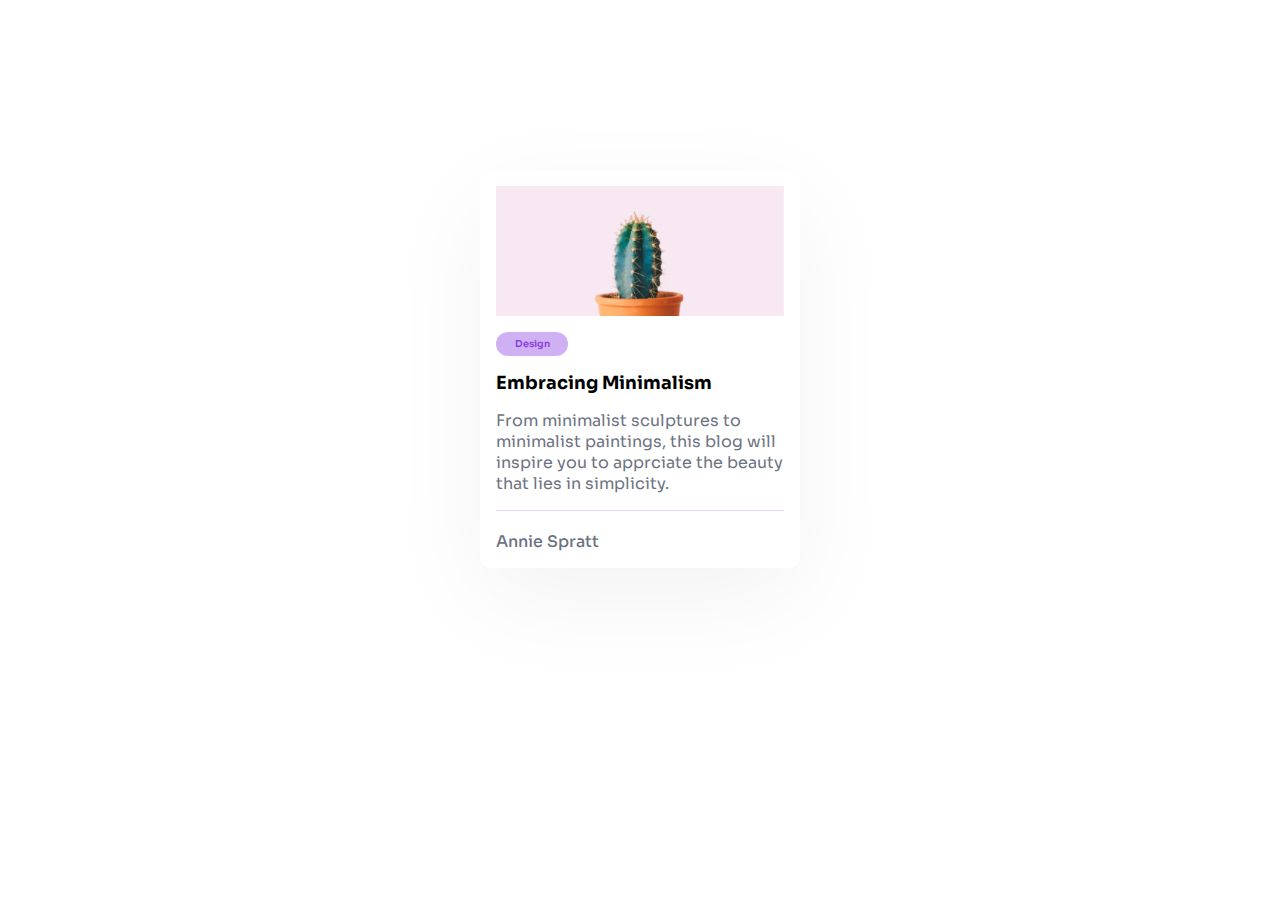
<file: 01_BlogCard/index.html>
<!DOCTYPE html>
<html lang="en">
  <head>
    <meta charset="UTF-8" />
    <meta name="viewport" content="width=device-width, initial-scale=1.0" />
    <title>Minimal Blog Card</title>
    <link rel="stylesheet" href="style.css" />
  </head>
  <body>
    <div id="card">
      <img src="./cactus_img.jpg" alt="cactus_img" />
      <span class="tag">Design</span>
      <h3 class="title">Embracing Minimalism</h3>
      <p class="des">
        From minimalist sculptures to minimalist paintings, this blog will
        inspire you to apprciate the beauty that lies in simplicity.
      </p>

      <p class="author-name">Annie Spratt</p>
    </div>
  </body>
</html>
</file>
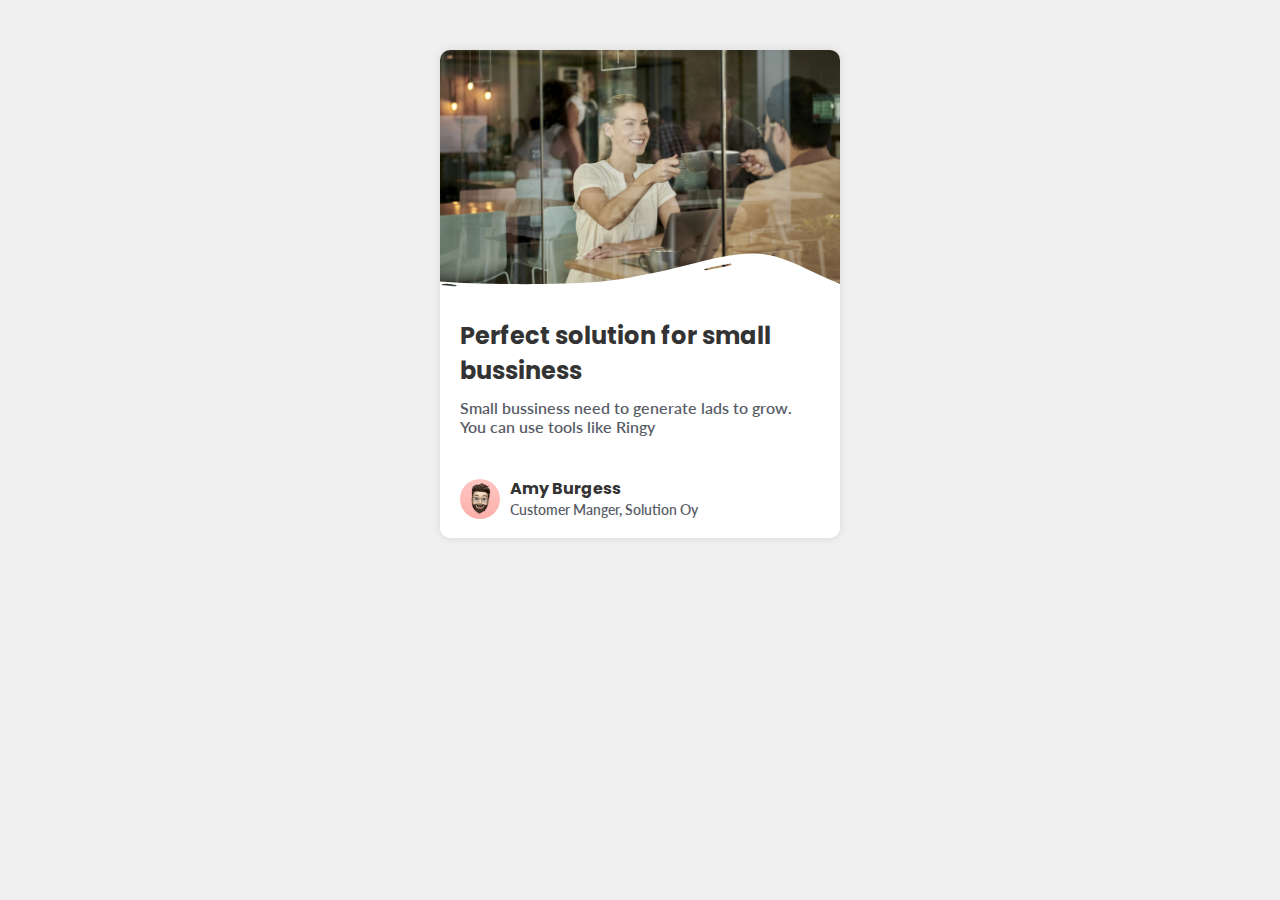
<file: 02_responsive-business-blog-card/index.html>
<!DOCTYPE html>
<html lang="en">
  <head>
    <meta charset="UTF-8" />
    <meta name="viewport" content="width=device-width, initial-scale=1.0" />
    <title>Document</title>
    <link rel="stylesheet" href="style.css" />
  </head>
  <body>
    <div id="card">
      <div class="hero">
        <img
          src="./assets/hero-image-business-card.png"
          alt="hero-image-business-card"
        />
        <img id="wave" src="./assets/white-overlay.svg" />
      </div>

      <h3 class="title">Perfect solution for small bussiness</h3>
      <p class="des">
        Small bussiness need to generate lads to grow. You can use tools like
        Ringy
      </p>

      <div class="author">
        <img
          src="./assets/avatar-image-business-card.png"
          alt="avatar-author"
        />
        <div class="author-text">
          <p class="author-name">Amy Burgess</p>
          <p class="author-role">Customer Manger, Solution Oy</p>
        </div>
      </div>
    </div>
  </body>
</html>
</file>
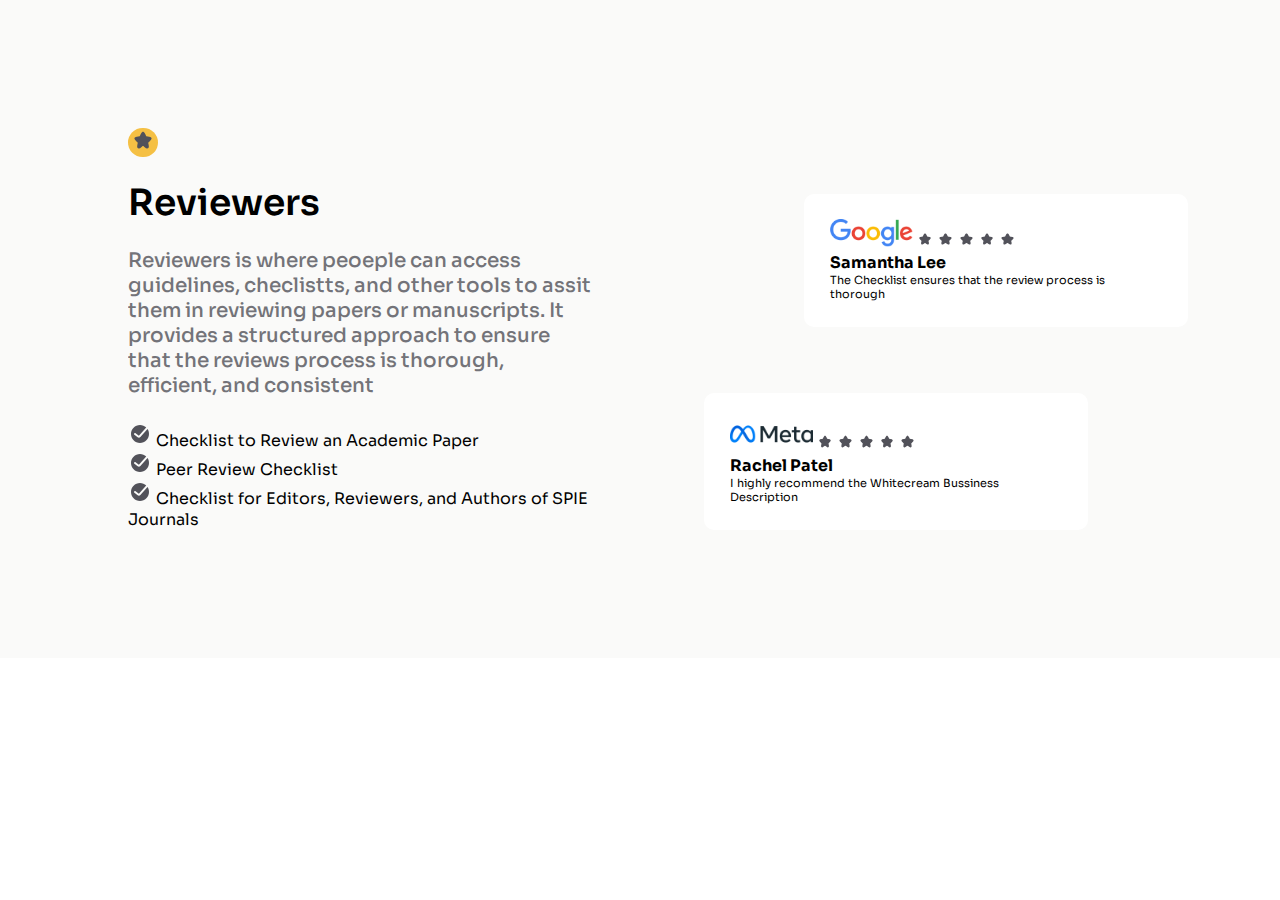
<file: 03_Testimonial-Page/index.html>
<!DOCTYPE html>
<html lang="en">
  <head>
    <meta charset="UTF-8" />
    <meta name="viewport" content="width=device-width, initial-scale=1.0" />
    <title>Testimonial Page</title>
    <link rel="stylesheet" href="styles.css" />
  </head>
  <body>
    <div class="container">
      <div class="left-side">
        <div class="logo">
          <img src="assets/Star_fill.svg" alt="logo" />
        </div>
        <h2>Reviewers</h2>
        <p>
          Reviewers is where peoeple can access guidelines, checlistts, and
          other tools to assit them in reviewing papers or manuscripts. It
          provides a structured approach to ensure that the reviews process is
          thorough, efficient, and consistent
        </p>
        <ul>
          <li>
            <img src="./assets/Done_ring_round_fill.svg" />
            <span>Checklist to Review an Academic Paper</span>
          </li>
          <li>
            <img src="./assets/Done_ring_round_fill.svg" />
            Peer Review Checklist
          </li>
          <li>
            <img src="./assets/Done_ring_round_fill.svg" />
            Checklist for Editors, Reviewers, and Authors of SPIE Journals
          </li>
        </ul>
      </div>

      <!-- Right side testimonial -->
      <div class="right-side">
        <div class="card one">
          <img src="./assets/google-testimonial.png" />
          <span class="stars">
            <img src="assets/Star_fill.svg" />
            <img src="assets/Star_fill.svg" />
            <img src="assets/Star_fill.svg" />
            <img src="assets/Star_fill.svg" />
            <img src="assets/Star_fill.svg" />
          </span>
          <h4 class="name">Samantha Lee</h4>
          <p>The Checklist ensures that the review process is thorough</p>
        </div>
        <div class="card two">
          <img src="./assets/meta-testimonial.png" />
          <span class="stars">
            <img src="assets/Star_fill.svg" />
            <img src="assets/Star_fill.svg" />
            <img src="assets/Star_fill.svg" />
            <img src="assets/Star_fill.svg" />
            <img src="assets/Star_fill.svg" />
          </span>
          <h4 class="name">Rachel Patel</h4>
          <p>I highly recommend the Whitecream Bussiness Description</p>
        </div>
      </div>
    </div>
  </body>
</html>
</file>
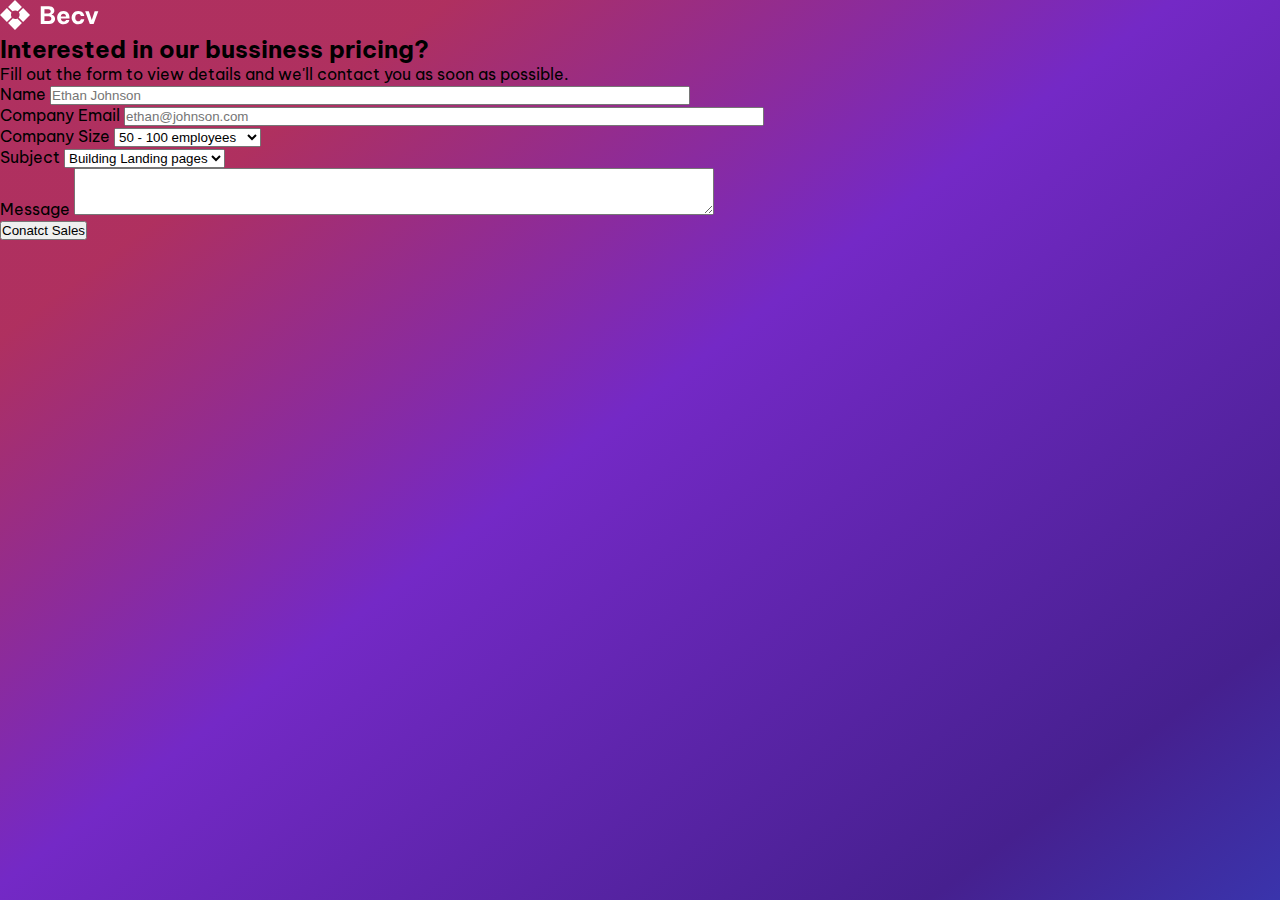
<file: 04_Contact_Page/index.html>
<!DOCTYPE html>
<html lang="en">
  <head>
    <meta charset="utf-8" />
    <meta name="viewport" content="width=device-width, initial-scale=1" />
    <title>Contact Page</title>
    <link
      href="https://cdn.jsdelivr.net/npm/bootstrap@5.3.2/dist/css/bootstrap.min.css"
      rel="stylesheet"
      integrity="sha384-T3c6CoIi6uLrA9TneNEoa7RxnatzjcDSCmG1MXxSR1GAsXEV/Dwwykc2MPK8M2HN"
      crossorigin="anonymous"
    />
    <link rel="stylesheet" href="style.css" />
  </head>
  <body>
    <div class="conatiner">
      <div class="top-logo">
        <img src="./contact-form-icon.svg" alt="logo" />
      </div>

      <div class="page-content">
        <h2>Interested in our bussiness pricing?</h2>
        <p>
          Fill out the form to view details and we'll contact you as soon as
          possible.
        </p>
      </div>

      <form>
        <div class="mb-3">
          <label for="name" class="form-label">Name</label>
          <input
            type="text"
            name="name"
            class="form-control"
            placeholder="Ethan Johnson"
          />
        </div>
        <div class="mb-3">
          <label for="email" class="form-label">Company Email</label>
          <input
            type="email"
            name="email"
            class="form-control"
            placeholder="ethan@johnson.com"
          />
        </div>

        <div class="mb-3">
          <label for="" class="form-label">Company Size</label>
          <select class="form-select">
            <option selected>50 - 100 employees</option>
            <option value="1">100 - 250 employees</option>
            <option value="2">250 - 500 employees</option>
            <option value="3">More than 500</option>
          </select>
        </div>

        <div class="mb-3">
          <label for="" class="form-label">Subject</label>
          <select class="form-select">
            <option selected>Building Landing pages</option>
            <option value="1">Wordpress</option>
            <option value="2">Web Application</option>
            <option value="3">Portfoilo</option>
          </select>
        </div>

        <div class="mb-3">
          <label for="textarea" class="form-label">Message</label>
          <textarea class="form-control" id="textarea1" rows="3"></textarea>
        </div>

        <button type="submit" class="btn btn-primary">Conatct Sales</button>
      </form>
    </div>
    <script
      src="https://cdn.jsdelivr.net/npm/bootstrap@5.3.2/dist/js/bootstrap.bundle.min.js"
      integrity="sha384-C6RzsynM9kWDrMNeT87bh95OGNyZPhcTNXj1NW7RuBCsyN/o0jlpcV8Qyq46cDfL"
      crossorigin="anonymous"
    ></script>
  </body>
</html>
</file>
<file: 01_BlogCard/style.css>
@import url('https://fonts.googleapis.com/css2?family=Sora&display=swap');

* {
  margin: 0;
  padding: 0;
  box-sizing: border-box;
}

html,
body {
  width: 100%;
  height: 100%;
  font-family: 'Sora', sans-serif;
  display: flex;
  justify-content: center;
  background-color: #fff;
}

#card {
  width: 25%;
  height: fit-content;
  display: flex;
  flex-direction: column;
  justify-content: left;
  margin-top: 170px;
  color: #6c727f;
  /* background: #5d83b1; */
  border-radius: 10px;
  padding: 16px;
  box-shadow: 0px 30px 100px 0px rgba(17, 23, 41, 0.05);
}

#card img {
  width: 100%;
}
.tag {
  width: calc(100% / 4);
  padding: 6px;
  font-size: 0.6rem;
  font-weight: 600;
  background-color: rgba(136, 58, 225, 0.4);
  color: #883ae1;
  border-radius: 20px;
  text-align: center;
  margin-top: 16px;
}

.title {
  margin-top: 16px;
  font-size: 1.125rem;
  color: #000;
}

.des {
  margin-top: 16px;
  font-size: 0.9;
}

.author-name {
  margin-top: 16px;
  padding-top: 20px;
  font-size: 0.6;
  font-weight: 500;
  border-top: solid 1px #e6d6fc;
}

@media only screen and (max-width: 750px) {
  #card {
    width: 50%;
  }
  .tag {
    width: 100%;
  }
}
</file>
<file: 02_responsive-business-blog-card/style.css>
@import url('https://fonts.googleapis.com/css2?family=Lato:wght@300&family=Poppins&display=swap');

* {
  margin: 0;
  padding: 0;
  box-sizing: border-box;
}

body {
  margin: 0;
  padding: 0;
  font-family: 'Lato', sans-serif;
  background-color: #f0f0f0;
}

#card {
  max-width: 400px;
  margin: 50px auto;
  border-radius: 10px;
  background-color: #ffffff;
  /* padding: 20px; */
  box-shadow: 0px 0px 10px 0px rgba(0, 0, 0, 0.1);
}

.hero {
  position: relative;
  width: 100%;
  overflow: hidden;
}

.hero img {
  width: 100%;
  height: auto;
  display: block;
  border-radius: 10px;
}

#wave {
  position: absolute;
  top: 73%;
  left: 0;
  width: 100%;
  height: 30%;
  object-fit: fill;
  z-index: 1; /* Ensure the overlay image is on top */
}

.title,
.des,
.author {
  padding: 0px 20px;
}

.title {
  font-family: 'Poppins', sans-serif;
  font-size: 1.5rem;
  color: #333;
}

.des {
  font-size: 1rem;
  font-weight: 600;
  color: #111729;
  opacity: 0.7;
  margin-top: 10px;
}

.author {
  display: flex;
  align-items: center;
  justify-content: flex-start;
  margin-top: 20px;
  padding-top: 20px;
}

.author img {
  width: 40px;
  height: 40px;
  border-radius: 50%;
  margin-right: 10px;
  margin-bottom: 15px;
}

.author-text {
  flex: 1;
}

.author-name {
  font-family: 'Poppins', sans-serif;
  font-size: 1rem;
  font-weight: bold;
  color: #333;
  margin: 0;
}

.author-role {
  font-size: 14px;
  font-weight: 600;
  color: #111729;
  opacity: 0.7;
  margin-bottom: 20px;
}

@media (max-width: 768px) {
  #card {
    margin: 20px;
  }
}
</file>
<file: 03_Testimonial-Page/styles.css>
@import url('https://fonts.googleapis.com/css2?family=Sora:wght@300&display=swap');

* {
  margin: 0;
  padding: 0;
  box-sizing: border-box;
  font-family: 'Sora', sans-serif;
}

html,
body {
  width: 100%;
  height: 100%;
}

.container {
  padding: 10%;
  background-color: #fafaf9;
  display: grid;
  grid-template-columns: 1fr 1fr;
  grid-template-rows: 1fr;
}

.left-side {
  padding-right: 3rem;
  display: flex;
  flex-direction: column;
  align-items: start;
}

.left-side .logo {
  background-color: #f5c044;
  width: 30px;
  border-radius: 25px;
  place-items: center;
  padding-left: 3px;
}
.left-side .logo img {
  object-fit: cover;
}

.left-side h2 {
  margin-top: 5%;
  font-size: 2.25rem;
  font-weight: 600;
}

.left-side p {
  margin-top: 5%;
  font-size: 1.25rem;
  color: #52525a;
  font-weight: 500;
  opacity: 0.8;
}

.left-side ul {
  margin-top: 5%;
  list-style: none;
}

.left-side ul li {
  text-align: left;
}

.right-side {
  display: grid;
  grid-template-rows: 1fr;
  align-items: center;
  justify-items: center;
  justify-content: space-between;
  align-content: space-around;
}

.right-side .card {
  background-color: #fff;
  padding: 5%;
  border-radius: 10px;
  width: 75%;
}

.right-side .card img {
  width: 25%;
}

.right-side .card .stars img {
  align-self: center;
  width: 5%;
}

.right-side .card h4 {
  font-size: 1rem;
}
.right-side .card p {
  font-size: 0.7rem;
}

.right-side .one {
  transform: translateX(100px);
}

@media screen and (max-width: 768px) {
  .container {
    grid-template-columns: 1fr; /* Change to a single column layout on smaller screens */
  }

  .right-side .card {
    margin-top: 20px;
    margin-bottom: 20px; /* Add margin between testimonial cards on smaller screens */
  }

  .right-side .one {
    transform: translateX(0px);
  }
}
</file>
<file: 04_Contact_Page/style.css>
@import url('https://fonts.googleapis.com/css2?family=Be+Vietnam+Pro:wght@300;400;500;700&display=swap');

* {
  margin: 0;
  padding: 0;
  box-sizing: border-box;
}

:root {
  --white: #fff;
  --blue: #4036a9;
  --dark-blue: #111729;
  --shade1: #cdd5e0;
  --shade2: #f8fafc;
}

html,
body {
  width: 100%;
  height: 100%;
  font-family: 'Be Vietnam Pro', sans-serif;
  /* background-color: var(--shade1); */
  background-image: url(./bg-image.svg);
  background-repeat: no-repeat;
  background-size: auto;
}

.container {
  max-width: 1280px;
  margin: 0 auto;
  padding: 20px;
  display: flex;
}

/* Styles for mobile devices */
@media (max-width: 767px) {
  .form-control {
    width: 100%;
  }
}

/* Styles for tablet devices */
@media (min-width: 768px) and (max-width: 991px) {
  .form-control {
    width: 70%;
  }
}

/* Styles for desktop devices */
@media (min-width: 992px) {
  .form-control {
    width: 50%;
  }
}
</file>
